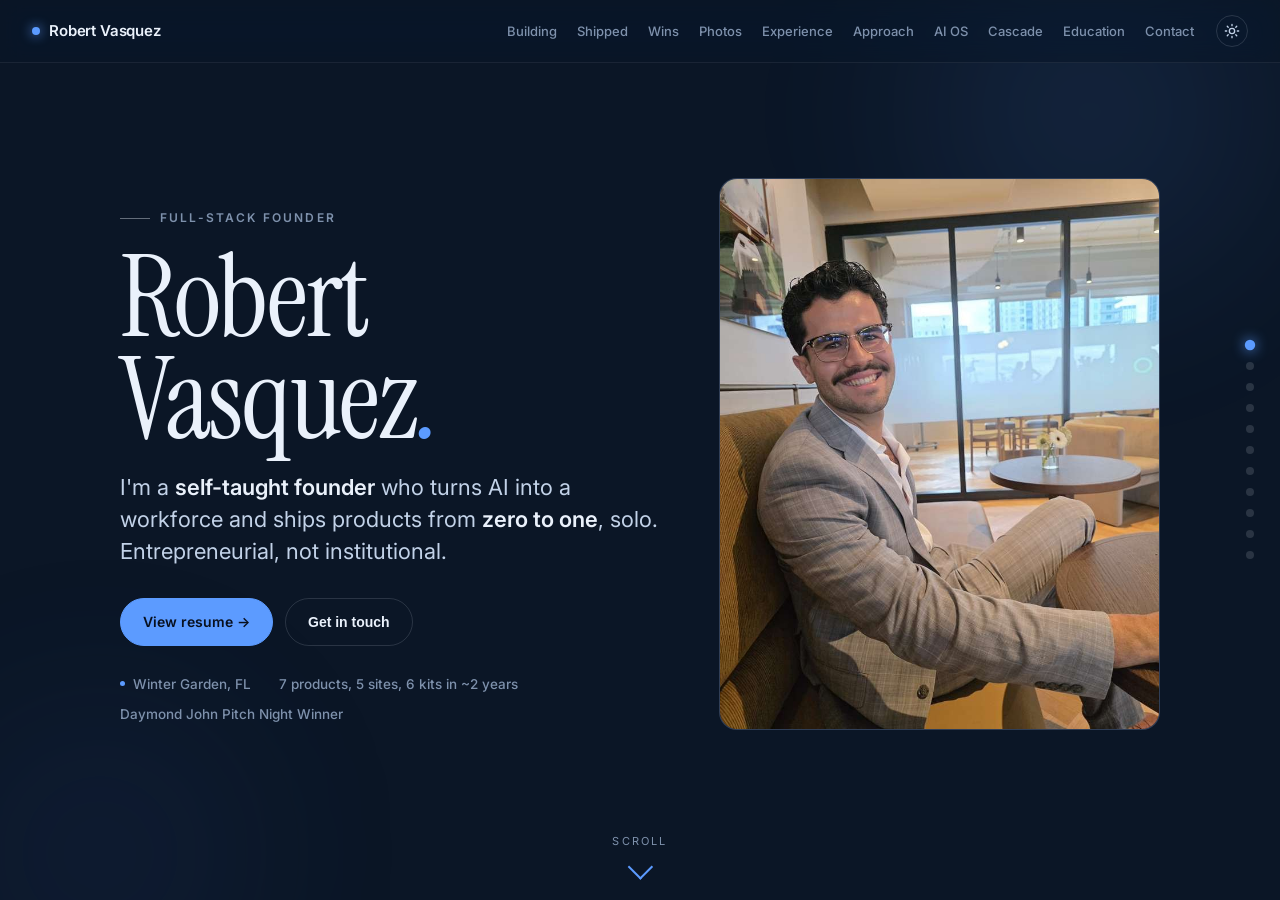
<file: index.html>
<!DOCTYPE html>
<html lang="en">
<head>
<meta charset="UTF-8" />
<meta name="viewport" content="width=device-width, initial-scale=1.0" />
<title>Robert Vasquez, Full-Stack Founder</title>
<meta name="description" content="Robert Vasquez, full-stack founder. Everything I've shipped from idea to distribution, and what I'm building now." />
<link rel="preconnect" href="https://fonts.googleapis.com" />
<link rel="preconnect" href="https://fonts.gstatic.com" crossorigin />
<link href="https://fonts.googleapis.com/css2?family=Instrument+Serif:ital@0;1&family=Inter:wght@300;400;500;600;700&display=swap" rel="stylesheet" />
<style>
  :root{
    --bg:#0B1626;--surface:#11203A;--text:#EAF1FB;--text-soft:#C2D2E8;--muted:#7E91AC;
    --line:rgba(234,241,251,.14);--line-soft:rgba(234,241,251,.07);
    --accent:#5C9BFF;--accent-2:#8FBAFF;--on-accent:#08101F;
    --invert-bg:#0E1D34;--invert-text:#EAF1FB;--invert-muted:rgba(234,241,251,.82);--invert-line:rgba(234,241,251,.18);
    --blob-1:rgba(92,155,255,.22);--blob-2:rgba(40,70,130,.32);--glow:rgba(92,155,255,.55);
    --nav-bg:rgba(11,22,38,.6);--pill-bg:rgba(255,255,255,.07);
    --live:#46C78A;--beta:#E0A24A;--rnd:#A98BFF;--build:#5C9BFF;
    --serif:'Instrument Serif',Georgia,'Times New Roman',serif;
    --sans:'Inter',-apple-system,BlinkMacSystemFont,'Segoe UI',sans-serif;
  }
  .light{
    --bg:#FBFCFE;--surface:#EEF2F9;--text:#0F1B2E;--text-soft:#33405A;--muted:#788294;
    --line:rgba(15,27,46,.12);--line-soft:rgba(15,27,46,.06);
    --accent:#1D4ED8;--accent-2:#1740B0;--on-accent:#FFFFFF;
    --invert-bg:#15347A;--invert-text:#EAF1FB;--invert-muted:rgba(234,241,251,.86);--invert-line:rgba(234,241,251,.24);
    --blob-1:rgba(29,78,216,.14);--blob-2:rgba(120,150,220,.20);--glow:rgba(29,78,216,.45);
    --nav-bg:rgba(251,252,254,.66);--pill-bg:rgba(15,27,46,.05);
    --live:#0E7A48;--beta:#B5731A;--rnd:#6C4BD8;--build:#1D4ED8;
  }
  *{margin:0;padding:0;box-sizing:border-box}
  html{scroll-behavior:smooth}
  body{background:var(--bg);color:var(--text);font-family:var(--sans);line-height:1.55;-webkit-font-smoothing:antialiased;transition:background .6s ease,color .6s ease;overflow-x:hidden}
  #scroller{height:100vh;overflow-y:scroll;overflow-x:hidden;scroll-snap-type:y proximity;scroll-behavior:smooth}
  ::selection{background:var(--accent);color:var(--on-accent)}
  ::-webkit-scrollbar{width:0}
  a{color:inherit;text-decoration:none}
  .wrap{max-width:1120px;width:100%;margin:0 auto;padding:0 40px}

  nav{position:fixed;top:0;left:0;right:0;z-index:80;background:var(--nav-bg);backdrop-filter:saturate(140%) blur(12px);-webkit-backdrop-filter:saturate(140%) blur(12px);border-bottom:1px solid var(--line-soft)}
  .nav-inner{max-width:1280px;margin:0 auto;padding:15px 32px;display:flex;align-items:center;justify-content:space-between;gap:18px}
  .brand{font-weight:600;font-size:15px;letter-spacing:-.01em;display:flex;align-items:center;gap:9px;cursor:pointer;flex:none}
  .brand .dot{width:8px;height:8px;border-radius:50%;background:var(--accent);box-shadow:0 0 12px var(--accent)}
  .nav-right{display:flex;align-items:center;gap:22px}
  .nav-links{display:flex;gap:20px}
  .nav-links a{font-size:13px;color:var(--muted);font-weight:500;cursor:pointer;transition:color .2s;white-space:nowrap}
  .nav-links a:hover,.nav-links a.on{color:var(--accent)}
  .theme-toggle{display:flex;align-items:center;justify-content:center;width:32px;height:32px;border-radius:50%;border:1px solid var(--line);background:transparent;color:var(--text-soft);cursor:pointer;flex:none;transition:.2s}
  .theme-toggle:hover{border-color:var(--accent);color:var(--accent)}
  .theme-toggle svg{width:16px;height:16px}
  .theme-toggle .moon{display:none}.light .theme-toggle .moon{display:block}.light .theme-toggle .sun{display:none}
  @media(max-width:860px){.nav-links{display:none}}

  #bar{position:fixed;top:0;left:0;height:3px;width:0;background:linear-gradient(90deg,var(--accent),var(--accent-2));z-index:90;transition:width .1s linear}
  .rail{position:fixed;right:26px;top:50%;transform:translateY(-50%);z-index:80;display:flex;flex-direction:column;gap:13px}
  .rail i{width:8px;height:8px;border-radius:50%;background:var(--line);cursor:pointer;transition:.3s}
  .rail i.on{background:var(--accent);transform:scale(1.3);box-shadow:0 0 10px var(--accent)}
  @media(max-width:680px){.rail{display:none}}

  /* tall sections with pinned content = scroll resistance */
  .sec{height:100vh;scroll-snap-align:start;position:relative}
  .sticky{position:sticky;top:0;height:100vh;display:flex;flex-direction:column;justify-content:center;overflow:hidden;padding:96px 0 70px}
  .blob{position:absolute;border-radius:50%;filter:blur(85px);opacity:.7;z-index:0;pointer-events:none;will-change:transform}
  .blob.a{width:520px;height:520px;background:radial-gradient(circle,var(--blob-1),transparent 70%);top:-130px;right:-70px}
  .blob.b{width:420px;height:420px;background:radial-gradient(circle,var(--blob-2),transparent 70%);bottom:-150px;left:-110px}
  .pc{position:relative;z-index:2;width:100%}

  .eyebrow{display:inline-flex;align-items:center;gap:10px;font-size:12px;letter-spacing:.18em;text-transform:uppercase;color:var(--muted);font-weight:600;margin-bottom:20px}
  .eyebrow .ln{width:30px;height:1px;background:var(--text);opacity:.4}
  .sec-head{margin-bottom:8px}
  .sec-num{font-size:12.5px;font-weight:600;color:var(--accent);letter-spacing:.05em;margin-right:14px}
  .sec-label{font-size:12.5px;font-weight:600;letter-spacing:.16em;text-transform:uppercase;color:var(--muted)}
  .sec-title{font-family:var(--serif);font-weight:400;font-size:clamp(30px,4.6vw,54px);line-height:1.04;letter-spacing:-.015em;margin:6px 0 10px}

  .hero-grid{display:grid;grid-template-columns:1.1fr .9fr;gap:60px;align-items:center}
  @media(max-width:880px){.hero-grid{grid-template-columns:1fr;gap:30px}}
  h1.title{font-family:var(--serif);font-weight:400;font-size:clamp(54px,9vw,128px);line-height:.88;letter-spacing:-.02em;margin-bottom:22px}
  h1.title .accent{color:var(--accent);font-style:italic}
  .lede{font-size:clamp(16px,1.9vw,22px);line-height:1.45;max-width:600px;color:var(--text-soft)}
  .lede b{font-weight:600;color:var(--text)}
  .btn{display:inline-flex;align-items:center;gap:9px;font-size:14px;font-weight:600;color:var(--on-accent);background:var(--accent);padding:12px 22px;border-radius:999px;border:1px solid var(--accent);cursor:pointer;transition:.25s}
  .btn:hover{background:var(--accent-2);border-color:var(--accent-2);transform:translateY(-2px)}
  .btn.ghost{background:transparent;color:var(--text);border:1px solid var(--line)}
  .btn.ghost:hover{background:var(--text);color:var(--bg);border-color:var(--text)}
  .hero-cta{display:flex;flex-wrap:wrap;gap:12px;margin-top:30px}
  .hero-meta{display:flex;flex-wrap:wrap;gap:10px 28px;margin-top:28px}
  .hero-meta span{font-size:13.5px;color:var(--muted);font-weight:500;display:inline-flex;align-items:center;gap:8px}
  .hero-meta .pin{width:5px;height:5px;border-radius:50%;background:var(--accent)}
  .photo{position:relative;border-radius:18px;overflow:hidden;background:var(--surface);border:1px solid var(--line);aspect-ratio:4/5;max-height:64vh}
  .photo img{width:100%;height:100%;object-fit:cover;display:block}
  .scrollhint{position:absolute;bottom:24px;left:50%;transform:translateX(-50%);z-index:3;font-size:11px;letter-spacing:.2em;text-transform:uppercase;color:var(--muted);display:flex;flex-direction:column;align-items:center;gap:8px}
  .scrollhint .ch{width:18px;height:18px;border-right:2px solid var(--accent);border-bottom:2px solid var(--accent);transform:rotate(45deg);animation:bob 1.8s infinite}
  @keyframes bob{0%,100%{transform:rotate(45deg) translate(0,0);opacity:.4}50%{transform:rotate(45deg) translate(4px,4px);opacity:1}}

  .grid3{display:grid;grid-template-columns:repeat(3,1fr);gap:20px;margin-top:26px}
  @media(max-width:820px){.grid3{grid-template-columns:1fr}}
  .card{position:relative;border:1px solid var(--line);border-radius:16px;padding:26px;background:var(--surface);overflow:hidden;transition:transform .45s cubic-bezier(.2,.7,.2,1),box-shadow .45s}
  .card:hover{transform:translateY(-6px);box-shadow:0 26px 60px -30px rgba(0,0,0,.5)}
  .card.flag{background:var(--invert-bg);color:var(--invert-text);border-color:var(--invert-bg)}
  .card.flag .gl{position:absolute;width:420px;height:420px;border-radius:50%;background:radial-gradient(circle,var(--glow),transparent 65%);filter:blur(45px);bottom:-200px;right:-120px;opacity:0;transition:opacity 1.3s ease}
  .sticky.in .card.flag .gl{opacity:.9}
  .card .kick{font-size:11px;letter-spacing:.13em;text-transform:uppercase;font-weight:600;opacity:.62;margin-bottom:12px;position:relative}
  .card h3{font-family:var(--serif);font-weight:400;font-size:clamp(22px,2.4vw,30px);line-height:1.08;letter-spacing:-.01em;margin-bottom:11px;position:relative}
  .card p{font-size:14px;line-height:1.5;color:var(--text-soft);position:relative}
  .card.flag p{color:var(--invert-muted)}
  .tagrow{display:flex;flex-wrap:wrap;gap:7px;margin-top:16px;position:relative}
  .tag{font-size:11px;font-weight:500;padding:4px 10px;border-radius:999px;border:1px solid var(--line);color:var(--muted)}
  .card.flag .tag{border-color:var(--invert-line);color:var(--invert-muted)}
  .pill{display:inline-flex;align-items:center;gap:6px;font-size:11px;font-weight:600;letter-spacing:.04em;text-transform:uppercase;padding:4px 10px;border-radius:999px;background:var(--pill-bg)}
  .pill .pd{width:6px;height:6px;border-radius:50%}
  .pill.live{color:var(--live)}.pill.live .pd{background:var(--live)}
  .pill.beta{color:var(--beta)}.pill.beta .pd{background:var(--beta)}
  .pill.rnd{color:var(--rnd)}.pill.rnd .pd{background:var(--rnd)}
  .pill.build{color:var(--build)}.pill.build .pd{background:var(--build)}
  .card.flag .pill.build{background:rgba(143,186,255,.16);color:#9FC0FF}.card.flag .pill.build .pd{background:#8FBAFF}

  .grid2{display:grid;grid-template-columns:1fr 1fr;gap:18px;margin-top:24px}
  @media(max-width:820px){.grid2{grid-template-columns:1fr}}
  .prod{border:1px solid var(--line);border-radius:14px;padding:24px 26px;background:var(--surface);transition:transform .4s,background .3s}
  .prod:hover{background:rgba(255,255,255,.04);transform:translateY(-4px)}
  .prod .ptop{display:flex;justify-content:space-between;align-items:flex-start;gap:12px}
  .prod .ptags{font-size:11px;letter-spacing:.1em;text-transform:uppercase;color:var(--muted);font-weight:600}
  .prod h4{font-family:var(--serif);font-weight:400;font-size:26px;letter-spacing:-.01em;margin:12px 0 8px}
  .prod p{font-size:13.5px;color:var(--text-soft);line-height:1.5}

  .wins{display:grid;grid-template-columns:repeat(3,1fr);gap:26px;margin-top:30px}
  @media(max-width:820px){.wins{grid-template-columns:1fr}}
  .win{border-top:2px solid var(--text);padding-top:20px}
  .win .big{font-family:var(--serif);font-size:clamp(34px,4.6vw,58px);line-height:1;letter-spacing:-.02em;margin-bottom:12px}
  .win .big .u{color:var(--accent)}
  .win p{font-size:14px;color:var(--muted);line-height:1.5}

  .strip{display:grid;grid-template-columns:repeat(3,1fr);gap:18px;margin-top:26px}
  @media(max-width:820px){.strip{grid-template-columns:1fr 1fr}}
  .strip .photo{aspect-ratio:4/5;max-height:62vh}

  .exp{display:grid;grid-template-columns:1fr 1fr;gap:10px 34px;margin-top:24px}
  @media(max-width:820px){.exp{grid-template-columns:1fr}}
  .exp-row{display:flex;align-items:baseline;gap:14px;padding:12px 0;border-top:1px solid var(--line)}
  .exp-row .when{font-size:12px;color:var(--muted);min-width:78px;flex:none}
  .exp-row h5{font-family:var(--serif);font-weight:400;font-size:19px;letter-spacing:-.01em;line-height:1.1}
  .exp-row .role{font-size:12.5px;color:var(--accent);font-weight:500;margin-top:2px}

  .modes{display:grid;grid-template-columns:1fr 1fr;gap:14px 40px;margin-top:24px}
  @media(max-width:820px){.modes{grid-template-columns:1fr}}
  .mode{display:flex;gap:14px}
  .mode .mi{font-size:12.5px;font-weight:600;color:var(--accent);flex:none;padding-top:3px}
  .mode h4{font-family:var(--serif);font-weight:400;font-size:20px;line-height:1.08;letter-spacing:-.01em;margin-bottom:4px}
  .mode p{font-size:13px;color:var(--text-soft);line-height:1.45}
  .mode p b{color:var(--text);font-weight:600}

  .aios-stats{display:flex;flex-wrap:wrap;gap:10px 34px;margin:4px 0 0}
  .aios-stats .st{display:flex;align-items:baseline;gap:8px}
  .aios-stats .stn{font-family:var(--serif);font-size:30px;color:var(--accent);line-height:1}
  .aios-stats .stl{font-size:13px;color:var(--muted)}
  .kits{display:grid;grid-template-columns:repeat(3,1fr);gap:14px;margin-top:22px}
  @media(max-width:820px){.kits{grid-template-columns:1fr 1fr}}
  .kit{border:1px solid var(--line);border-radius:13px;padding:18px;background:var(--surface);transition:transform .4s,border-color .3s}
  .kit:hover{transform:translateY(-4px);border-color:var(--accent)}
  .kit .kk{font-size:10.5px;letter-spacing:.12em;text-transform:uppercase;color:var(--accent);font-weight:600}
  .kit .kn{font-family:var(--serif);font-size:19px;letter-spacing:-.01em;display:block;margin:5px 0 6px}
  .kit .kd{font-size:12.5px;color:var(--text-soft);line-height:1.42}
  .disc{margin-top:20px;font-size:13.5px;color:var(--muted);line-height:1.6}
  .disc b{color:var(--text);font-weight:600}

  .edu{display:grid;grid-template-columns:1.1fr .9fr;gap:44px;margin-top:26px}
  @media(max-width:820px){.edu{grid-template-columns:1fr;gap:24px}}
  .edu h5{font-family:var(--serif);font-weight:400;font-size:28px;letter-spacing:-.01em;margin-bottom:6px}
  .edu .sub{font-size:15px;color:var(--accent);font-weight:500;margin-bottom:16px}
  .edu .meta{font-size:15px;color:var(--text-soft);line-height:1.7}
  .badges{display:flex;flex-direction:column;gap:11px}
  .badge{display:flex;gap:11px;align-items:center;font-size:14.5px;color:var(--text-soft);padding:13px 16px;border:1px solid var(--line);border-radius:11px;background:var(--surface)}
  .badge .bi{font-family:var(--serif);font-size:20px;color:var(--accent);line-height:1}

  #contact .pc{text-align:center}
  #contact .eyebrow{justify-content:center}
  #contact h2{font-family:var(--serif);font-weight:400;font-size:clamp(42px,8vw,96px);line-height:.98;letter-spacing:-.02em;margin-bottom:26px}
  #contact h2 .accent{color:var(--accent);font-style:italic}
  .mailbtn{display:inline-block;font-size:clamp(17px,2.3vw,23px);font-weight:500;color:var(--text);border-bottom:2px solid var(--accent);padding-bottom:6px}

  .r{opacity:0;transform:translateY(34px);transition:opacity 1.2s cubic-bezier(.2,.7,.2,1),transform 1.2s cubic-bezier(.2,.7,.2,1)}
  .sticky.in .r{opacity:1;transform:none}
  .sticky.in .r.d1{transition-delay:.14s}.sticky.in .r.d2{transition-delay:.28s}.sticky.in .r.d3{transition-delay:.42s}
  .sticky.in .r.d4{transition-delay:.56s}.sticky.in .r.d5{transition-delay:.7s}.sticky.in .r.d6{transition-delay:.84s}
  .rx{opacity:0;transform:translateX(-30px);transition:opacity 1.15s,transform 1.15s}
  .sticky.in .rx{opacity:1;transform:none}
  @media(prefers-reduced-motion:reduce){.r,.rx{opacity:1;transform:none;transition:none}.blob{display:none}.scrollhint .ch{animation:none}}
  @media(max-width:760px){
    #scroller{scroll-snap-type:none}
    .sec{height:auto;min-height:0;scroll-snap-align:none;scroll-margin-top:64px}
    .sticky{position:static;height:auto;min-height:0;overflow:visible;justify-content:flex-start;padding:44px 0 54px}
    .sec:first-child .sticky{padding-top:104px}
    .scrollhint{display:none}
    .r,.rx{opacity:0 !important;transform:translateY(16px) !important;filter:blur(7px);transition:opacity .7s ease,transform .7s ease,filter .7s ease}
    .r.show,.rx.show{opacity:1 !important;transform:none !important;filter:blur(0)}
    .blob{display:none}
    h1.title{font-size:clamp(46px,15vw,72px)}
  }
@media(max-width:760px){.sec:first-child .r,.sec:first-child .rx{opacity:1!important;transform:none!important;filter:none!important}.wrap{padding:0 26px}.nav-inner{padding:14px 20px}h1.title{font-size:clamp(44px,13.5vw,72px)}#contact h2{font-size:clamp(36px,10vw,96px)}}</style>
</head>
<body>

<div id="bar"></div>
<nav>
  <div class="nav-inner">
    <div class="brand" data-to="home"><span class="dot"></span>Robert Vasquez</div>
    <div class="nav-right">
      <div class="nav-links">
        <a data-to="building">Building</a><a data-to="shipped">Shipped</a><a data-to="wins">Wins</a><a data-to="photos">Photos</a><a data-to="experience">Experience</a><a data-to="approach">Approach</a><a data-to="aios">AI OS</a><a data-to="cascade">Cascade</a><a data-to="education">Education</a><a data-to="contact">Contact</a>
      </div>
      <button class="theme-toggle" id="themeToggle" aria-label="Toggle light and dark mode">
        <svg class="sun" viewBox="0 0 24 24" fill="none" stroke="currentColor" stroke-width="2" stroke-linecap="round"><circle cx="12" cy="12" r="4"/><path d="M12 2v2M12 20v2M4.9 4.9l1.4 1.4M17.7 17.7l1.4 1.4M2 12h2M20 12h2M4.9 19.1l1.4-1.4M17.7 6.3l1.4-1.4"/></svg>
        <svg class="moon" viewBox="0 0 24 24" fill="none" stroke="currentColor" stroke-width="2" stroke-linecap="round" stroke-linejoin="round"><path d="M21 12.8A9 9 0 1 1 11.2 3a7 7 0 0 0 9.8 9.8z"/></svg>
      </button>
    </div>
  </div>
</nav>
<div class="rail" id="rail"></div>

<div id="scroller">

  <section class="sec" id="home"><div class="sticky">
    <div class="blob a" data-par="0.25"></div><div class="blob b" data-par="-0.18"></div>
    <div class="wrap pc">
      <div class="hero-grid">
        <div>
          <div class="eyebrow r"><span class="ln"></span>Full-Stack Founder</div>
          <h1 class="title r d1">Robert<br>Vasquez<span class="accent">.</span></h1>
          <p class="lede r d2">I'm a <b>self-taught founder</b> who turns AI into a workforce and ships products from <b>zero to one</b>, solo. Entrepreneurial, not institutional.</p>
          <div class="hero-cta r d3">
            <a class="btn" href="resume.pdf" target="_blank" rel="noopener">View resume &rarr;</a>
            <button class="btn ghost" data-to="contact">Get in touch</button>
          </div>
          <div class="hero-meta r d4">
            <span><span class="pin"></span>Winter Garden, FL</span><span>7 products, 5 sites, 6 kits in ~2 years</span><span>Daymond John Pitch Night Winner</span>
          </div>
        </div>
        <div class="r d2" data-par="0.12"><div class="photo"><img src="assets/portrait.jpg" alt="Robert Vasquez" onerror="this.style.display='none'"></div></div>
      </div>
    </div>
    <div class="scrollhint">Scroll<div class="ch"></div></div>
  </div></section>

  <section class="sec" id="building"><div class="sticky">
    <div class="blob a" data-par="0.3"></div>
    <div class="wrap pc">
      <div class="sec-head r"><span class="sec-num">01</span><span class="sec-label">Building Now</span></div>
      <h2 class="sec-title r">What I'm obsessed with right now.</h2>
      <div class="grid3">
        <div class="card flag r d1"><div class="gl"></div><div class="kick">VFE &middot; Vasquez Factoring Exchange</div><h3>An entire finance company that runs as software.</h3><p>An automated, AI-orchestrated factoring company, operated end to end by code instead of back offices. Every decision verified at source. Building the Carrier App and MVP-0.</p><div class="tagrow"><span class="pill build"><span class="pd"></span>Building</span><span class="tag">Specialty Finance</span><span class="tag">0&rarr;1</span></div></div>
        <div class="card r d2"><div class="kick">FactorFox Capital (FFC)</div><h3>A new financial product, engineered end to end.</h3><p>Designed from the financial engineering up: a way to rate trade receivables, and the software that makes it possible. A software-native lender built on the FactorFox and FactorEvo network.</p><div class="tagrow"><span class="pill build"><span class="pd"></span>In Progress</span><span class="tag">Financial Engineering</span></div></div>
        <div class="card r d3"><div class="kick">FactorFox Ingestion App</div><h3>A financial document app I built in 4 hours.</h3><p>Reads years of financial data in any structure and turns it into a clean, machine-readable feed. Cut client onboarding from about 6 months to about 6 hours.</p><div class="tagrow"><span class="pill live"><span class="pd"></span>In Production</span><span class="tag">Built in 4 hrs</span></div></div>
      </div>
    </div>
  </div></section>

  <section class="sec" id="shipped"><div class="sticky">
    <div class="blob b" data-par="0.22"></div>
    <div class="wrap pc">
      <div class="sec-head r"><span class="sec-num">02</span><span class="sec-label">Shipped 0&rarr;1</span></div>
      <h2 class="sec-title r">Products, idea to distribution.</h2>
      <div class="grid2">
        <a class="prod r d1" href="https://sailwellness.app" target="_blank" rel="noopener"><div class="ptop"><span class="ptags">Consumer Health &middot; AI</span><span class="pill live"><span class="pd"></span>Live</span></div><h4>Sail &rarr;</h4><p>A clean-health brand in two parts: an AI nutritionist and calorie counter, and a browser extension that surfaces cleaner products where you shop.</p></a>
        <div class="prod r d2"><div class="ptop"><span class="ptags">Logistics &middot; Fintech</span><span class="pill beta"><span class="pd"></span>Beta</span></div><h4>Trucker Co-Pilot</h4><p>An AI co-pilot for truckers. Scan loads, estimate true costs, and improve profitability through finance-driven UX.</p></div>
        <div class="prod r d3"><div class="ptop"><span class="ptags">AI &middot; Data Infrastructure</span><span class="pill rnd"><span class="pd"></span>R&amp;D</span></div><h4>AI Toxicology Risk Model</h4><p>Infers product-level toxicology risk (microplastics, PFAS, processing) where direct data doesn't exist. The first model built to fill the gap.</p></div>
        <a class="prod r d1" href="https://solutions.sailwellness.app" target="_blank" rel="noopener"><div class="ptop"><span class="ptags">Software Studio &middot; B2B</span><span class="pill live"><span class="pd"></span>Live</span></div><h4>Sail Solutions &rarr;</h4><p>My software studio: compliance-ready platforms built in days, not quarters. Six platforms in the portfolio, from payments to campaign software.</p></a>
        <div class="prod r d2"><div class="ptop"><span class="ptags">Sports &middot; Marketplace</span><span class="pill beta"><span class="pd"></span>Client testing</span></div><h4>Tourney Now</h4><p>A golf tournament marketplace built for a client: registration, payments, live scoring and leaderboards. About 193,000 lines of code in 8 days, now in the client&rsquo;s acceptance testing.</p></div>
        <div class="prod r d4"><div class="ptop"><span class="ptags">Web Design &middot; Freelance</span><span class="pill live"><span class="pd"></span>5 sites</span></div><h4>Web Design</h4><p>Designed and shipped 5 live sites: my own, Sail, FactorFox, FactorEvo, and a yoga studio, plus years of variants.</p></div>
      </div>
    </div>
  </div></section>

  <section class="sec" id="wins"><div class="sticky">
    <div class="blob a" data-par="0.28"></div>
    <div class="wrap pc">
      <div class="sec-head r"><span class="sec-num">03</span><span class="sec-label">Achievements</span></div>
      <h2 class="sec-title r">What I've pulled off.</h2>
      <div class="wins">
        <div class="win r d1"><div class="big">Daymond<br>John <span class="u">&middot;</span> 1st</div><p>Won a live pitch competition judged by Daymond John, under pressure.</p></div>
        <div class="win r d2"><div class="big">Self-<br>Taught</div><p>Designed, built, hired, and led development end to end. I built the whole skill set myself.</p></div>
        <div class="win r d3"><div class="big"><span class="u" data-count="7">0</span> products in 2 years</div><p>Built solo. Plus 5 live sites and 6 AI kits.</p></div>
      </div>
    </div>
  </div></section>

  <section class="sec" id="photos"><div class="sticky">
    <div class="wrap pc">
      <div class="sec-head r"><span class="sec-num">04</span><span class="sec-label">Moments</span></div>
      <h2 class="sec-title r">In the room.</h2>
      <div class="strip">
        <div class="photo r d1"><img src="assets/moment-1.jpg" alt="Robert Vasquez" onerror="this.style.display='none'"></div>
        <div class="photo r d2"><img src="assets/moment-2.jpg" alt="Robert Vasquez" onerror="this.style.display='none'"></div>
        <div class="photo r d3"><img src="assets/moment-3.jpg" alt="Robert Vasquez" onerror="this.style.display='none'"></div>
      </div>
    </div>
  </div></section>

  <section class="sec" id="experience"><div class="sticky">
    <div class="blob b" data-par="0.2"></div>
    <div class="wrap pc">
      <div class="sec-head r"><span class="sec-num">05</span><span class="sec-label">Experience</span></div>
      <h2 class="sec-title r">Founder and product designer.</h2>
      <div class="exp">
        <div class="exp-row rx d1"><div class="when">Since 2026</div><div><h5>Sail Solutions</h5><div class="role">Founder &amp; Lead Engineer</div></div></div>
        <div class="exp-row rx d1"><div class="when">2026</div><div><h5>Tourney Now</h5><div class="role">Platform Architect (client build)</div></div></div>
        <div class="exp-row rx d1"><div class="when">Since 2026</div><div><h5>Vasquez Factoring Exchange</h5><div class="role">Founder &amp; Architect</div></div></div>
        <div class="exp-row rx d1"><div class="when">Since 2025</div><div><h5>FactorFox Capital</h5><div class="role">Founder &amp; Financial Engineering</div></div></div>
        <div class="exp-row rx d2"><div class="when">2025</div><div><h5>FactorFox Ingestion App</h5><div class="role">Architect &amp; Dev Lead</div></div></div>
        <div class="exp-row rx d2"><div class="when">Since 2024</div><div><h5>Sail</h5><div class="role">Founder &amp; Product Designer</div></div></div>
        <div class="exp-row rx d3"><div class="when">Since 2024</div><div><h5>Trucker Co-Pilot</h5><div class="role">Product Designer</div></div></div>
        <div class="exp-row rx d3"><div class="when">Since 2025</div><div><h5>AI Toxicology Risk Model</h5><div class="role">Architect &amp; Research</div></div></div>
        <div class="exp-row rx d4"><div class="when">Since 2023</div><div><h5>Web Design</h5><div class="role">Freelance &amp; In-House</div></div></div>
      </div>
    </div>
  </div></section>

  <section class="sec" id="approach"><div class="sticky">
    <div class="blob a" data-par="0.26"></div>
    <div class="wrap pc">
      <div class="sec-head r"><span class="sec-num">06</span><span class="sec-label">What I Do</span></div>
      <h2 class="sec-title r">Not a skill list. An operating mode.</h2>
      <div class="modes">
        <div class="mode r d1"><div class="mi">01</div><div><h4>Run AI like a workforce.</h4><p>I conduct fleets of agents in parallel and turn out a company's worth of work solo, with systems that run while I sleep.</p></div></div>
        <div class="mode r d2"><div class="mi">02</div><div><h4>Turn judgment into systems.</h4><p>Expertise trapped in one person's head, written down and executed by machine, with <b>receipts for every decision</b>.</p></div></div>
        <div class="mode r d3"><div class="mi">03</div><div><h4>Delete the worst bottleneck.</h4><p>Learn a domain to operational depth fast, then rebuild its ugliest manual process as a machine. <b>6 months into 6 hours.</b></p></div></div>
        <div class="mode r d4"><div class="mi">04</div><div><h4>Operate the whole stack, alone.</h4><p>Product, code, architecture, capital strategy, the legal litmus, go to market, the site, the deck, the deploy.</p></div></div>
        <div class="mode r d5"><div class="mi">05</div><div><h4>Build the leverage, not just the product.</h4><p>Connectors, coordination protocols, automation that automates itself. I invest in how the work gets done.</p></div></div>
      </div>
    </div>
  </div></section>

  <section class="sec" id="aios"><div class="sticky">
    <div class="blob b" data-par="0.24"></div>
    <div class="wrap pc">
      <div class="sec-head r"><span class="sec-num">07</span><span class="sec-label">AI Operating System</span></div>
      <h2 class="sec-title r">I turned Claude into a kit factory.</h2>
      <div class="aios-stats r d1">
        <div class="st"><span class="stn" data-count="6">0</span><span class="stl">kits in a standing library</span></div>
        <div class="st"><span class="stn">1</span><span class="stl">duplicable template</span></div>
        <div class="st"><span class="stn">1</span><span class="stl">index &amp; repeatable process</span></div>
      </div>
      <div class="kits">
        <div class="kit r d1"><span class="kk">Data</span><span class="kn">Schema Mapping</span><span class="kd">Map any product to its exact data handles, then hand to a coding agent.</span></div>
        <div class="kit r d2"><span class="kk">Web</span><span class="kn">Site Deploy</span><span class="kd">Update a live site by talking to your AI. Diff, deploy, verify.</span></div>
        <div class="kit r d3"><span class="kk">Autonomy</span><span class="kn">Auto-Auto Engine</span><span class="kd">A heartbeat advances a goal while you sleep and self-kills when done.</span></div>
        <div class="kit r d2"><span class="kk">DevOps</span><span class="kn">GitHub Connector</span><span class="kd">GitHub from chat without an MCP. One tokened script does it all.</span></div>
        <div class="kit r d3"><span class="kk">Process</span><span class="kn">Coordination</span><span class="kd">Many chats, one folder, no collisions. Deposit, reconcile, clean.</span></div>
        <div class="kit r d4"><span class="kk">Cloud</span><span class="kn">Cloud Deploy</span><span class="kd">Ship an app to Cloud Run from chat, then watch it live.</span></div>
      </div>
      <p class="disc r d4"><b>The discipline:</b> generic engine plus one concrete example &middot; a safe front door &middot; credentials never ship &middot; tested offline, recorded, repeatable.</p>
    </div>
  </div></section>

  <section class="sec" id="cascade"><div class="sticky"><div class="blob a" data-par="0.26"></div><div class="blob b" data-par="-0.18"></div><div class="wrap pc"><div class="sec-head r"><span class="sec-num">08</span><span class="sec-label">Self-Building Software</span></div><h2 class="sec-title r">Cascade.</h2><p class="lede r d1" style="max-width:660px;color:var(--text-soft)">The plugin behind everything above. Point it at a problem and it builds the entire platform, from engine and API to console and deploy, verified at every step, while I stay free to think.</p><div class="grid3"><div class="card flag r d1"><div class="gl"></div><div class="kick">Fast</div><h3>Idea to live in a day.</h3><p>Not a quarter. The 40-minute underwriting MVP was built on Cascade.</p></div><div class="card r d2"><div class="kick">High quality</div><h3>The builder can't grade itself.</h3><p>Every build ends with an independent, adversarial audit: real bugs, letter grades, a ranked fix list, before anything ships.</p></div><div class="card r d3"><div class="kick">Hands-free</div><h3>It runs the roadmap.</h3><p>Cascade advances the build itself and surfaces only the calls a human must make. I stay free while it works.</p></div></div></div></div></section><section class="sec" id="education"><div class="sticky">
    <div class="blob a" data-par="0.2"></div>
    <div class="wrap pc">
      <div class="sec-head r"><span class="sec-num">09</span><span class="sec-label">Education</span></div>
      <h2 class="sec-title r">Finance, tested out early.</h2>
      <div class="edu">
        <div class="r d1">
          <h5>Florida International University</h5>
          <div class="sub">B.S. Finance &amp; Information Systems &middot; GPA 3.56</div>
          <p class="meta">45 credits earned through CLEP, IB, and AP.<br>Fraternity President &middot; IFC Treasurer &middot; led a $30k+ philanthropy raise.<br>International Baccalaureate Diploma Programme.</p>
        </div>
        <div class="badges r d2">
          <div class="badge"><span class="bi">&#9670;</span>IB Diploma Recipient</div>
          <div class="badge"><span class="bi">&#9670;</span>Florida Bright Futures (FAS) Recipient</div>
          <div class="badge"><span class="bi">&#9670;</span>Academic Merit Scholar</div>
        </div>
      </div>
    </div>
  </div></section>

  <section class="sec" id="contact"><div class="sticky">
    <div class="blob a" data-par="0.3"></div><div class="blob b" data-par="-0.2"></div>
    <div class="wrap pc">
      <div class="eyebrow r"><span class="ln"></span>Say hello<span class="ln"></span></div>
      <h2 class="r d1">Let's build<br>something <span class="accent">real.</span></h2>
      <span class="mailbtn r d2">robertdanielvasquez at gmail dot com</span>
      <div class="hero-cta r d3" style="justify-content:center;margin-top:32px">
        <a class="btn" href="resume.pdf" target="_blank" rel="noopener">View resume &rarr;</a>
      </div>
    </div>
  </div></section>

</div>

<script>
  const scroller=document.getElementById('scroller');
  const secs=[...document.querySelectorAll('.sec')];
  const stickies=[...document.querySelectorAll('.sticky')];
  const rail=document.getElementById('rail');
  const bar=document.getElementById('bar');
  const navlinks=[...document.querySelectorAll('.nav-links a')];
  secs.forEach((s,i)=>{const d=document.createElement('i');d.dataset.idx=i;d.title=s.id;rail.appendChild(d);});
  const dots=[...rail.children];

  const io=new IntersectionObserver((es)=>{
    es.forEach(e=>{
      if(e.isIntersecting&&e.intersectionRatio>=0.5){
        e.target.classList.add('in');
        const i=stickies.indexOf(e.target);
        dots.forEach((d,k)=>d.classList.toggle('on',k===i));
        navlinks.forEach(a=>a.classList.toggle('on',a.dataset.to===secs[i].id));
        e.target.querySelectorAll('[data-count]').forEach(countUp);
      }
    });
  },{root:scroller,threshold:[0.5,0.75]});
  stickies.forEach(s=>io.observe(s));

  function countUp(el){
    if(el.dataset.done)return;el.dataset.done=1;
    const target=+el.dataset.count;let n=0;const step=Math.max(1,Math.round(target/24));
    const t=setInterval(()=>{n+=step;if(n>=target){n=target;clearInterval(t);}el.textContent=n;},48);
  }

  function goTo(id){const el=document.getElementById(id);if(el)el.scrollIntoView({behavior:'smooth'});}
  document.addEventListener('click',e=>{const t=e.target.closest('[data-to]');if(t){e.preventDefault();goTo(t.dataset.to);}const d=e.target.closest('.rail i');if(d){secs[+d.dataset.idx].scrollIntoView({behavior:'smooth'});}});

  let ticking=false;
  function onScroll(){
    const max=scroller.scrollHeight-scroller.clientHeight;
    bar.style.width=(max>0?(scroller.scrollTop/max*100):0)+'%';
    if(window.innerWidth<=760){ticking=false;return;}
    const vh=scroller.clientHeight;
    secs.forEach(s=>{
      const rect=s.getBoundingClientRect();
      const span=rect.height-vh;
      const prog=span>0?Math.min(1,Math.max(0,-rect.top/span)):0;
      s.querySelectorAll('[data-par]').forEach(el=>{
        const f=parseFloat(el.dataset.par);
        el.style.transform='translate3d(0,'+((prog-0.5)*150*f)+'px,0)';
      });
    });
    ticking=false;
  }
  scroller.addEventListener('scroll',()=>{if(!ticking){ticking=true;requestAnimationFrame(onScroll);}},{passive:true});
  onScroll();

  const root=document.documentElement;
  try{if(localStorage.getItem('theme')==='light')root.classList.add('light');}catch(e){}
  document.getElementById('themeToggle').addEventListener('click',()=>{root.classList.toggle('light');try{localStorage.setItem('theme',root.classList.contains('light')?'light':'dark');}catch(e){}});

  stickies[0].classList.add('in');
  if(window.matchMedia('(max-width:760px)').matches){
    var rm=window.matchMedia('(prefers-reduced-motion:reduce)').matches;
    var mels=document.querySelectorAll('.r,.rx');
    if(rm){mels.forEach(function(el){el.classList.add('show');el.querySelectorAll('[data-count]').forEach(countUp);});}
    else{
      var mio=new IntersectionObserver(function(es){es.forEach(function(e){if(e.isIntersecting){e.target.classList.add('show');e.target.querySelectorAll('[data-count]').forEach(countUp);mio.unobserve(e.target);}});},{root:scroller,threshold:0.12,rootMargin:'0px 0px -6% 0px'});
      mels.forEach(function(el){mio.observe(el);});
    }
  }
</script>
</body>
</html>
</file>
